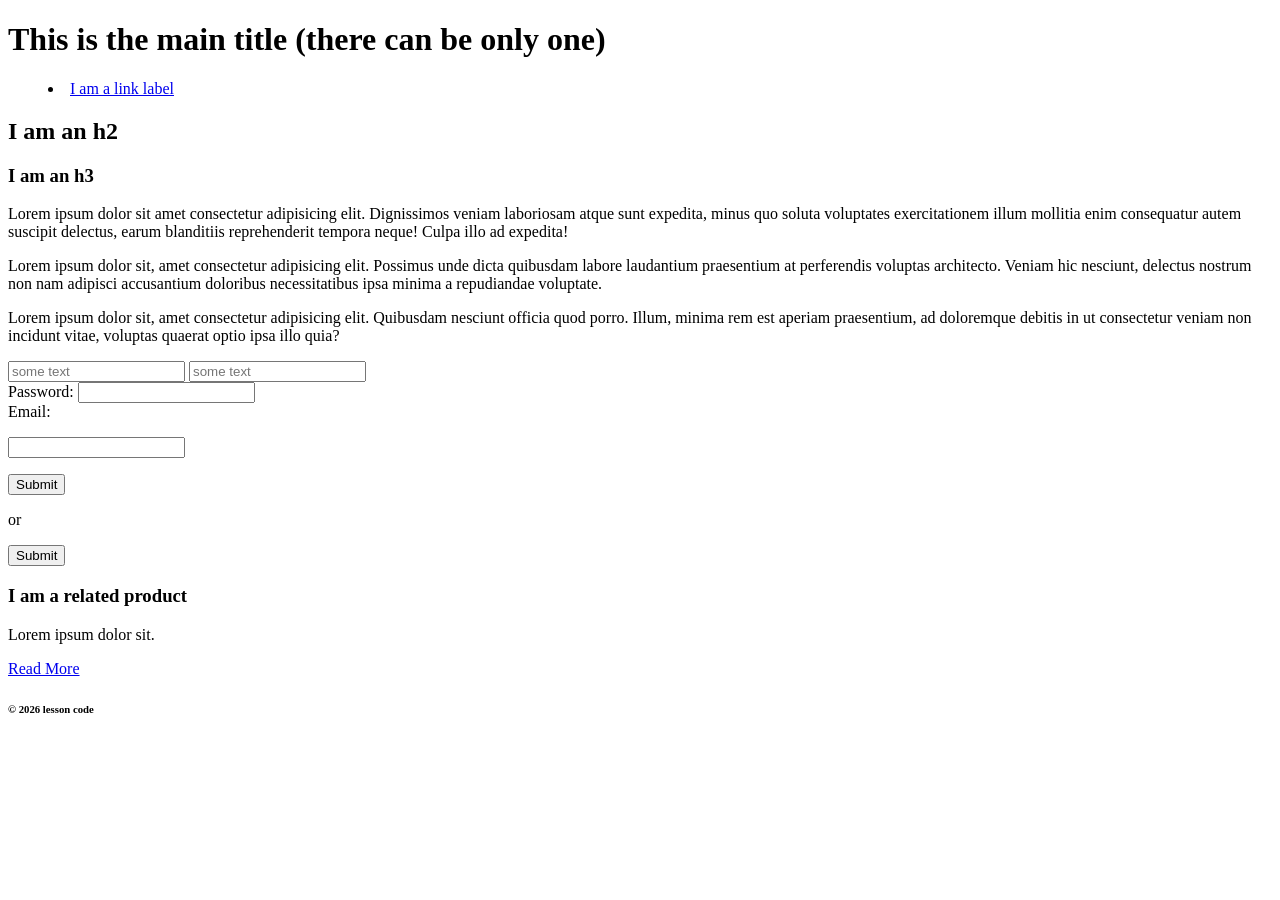
<file: index.html>
<!DOCTYPE html>
<html lang="en">
    <head>
        <!-- This is an html comment! Inside the head we add our metadata,
         links to CSS JS and fonts. -->
         <meta charset="utf-8">
         <meta name="viewport" content="width=device-width, initial-scale=1.0">
         <title>Week 1 Learning HTML</title>
         <meta name="description" content="This week we are looking at the basic HTML structure">
         <meta name="robots" content="nofollow, noindex">
    </head>
    <!-- everything in the body is visible to the user -->
<body>
    <header>
        <h1>This is the main title (there can be only one)</h1>
        <nav>
            <menu>
            <li>
                <a href="index.html">I am a link label</a>
            </li>
            </menu>       
        </nav>
    </header>
    <main>
        <section>
            <h2>I am an h2</h2>
            <div>
                <h3>I am an h3</h3>
                <p>Lorem ipsum dolor sit amet consectetur adipisicing elit. Dignissimos veniam laboriosam atque sunt expedita, minus quo soluta voluptates exercitationem illum mollitia enim consequatur autem suscipit delectus, earum blanditiis reprehenderit tempora neque! Culpa illo ad expedita!</p>
                <p class="class">Lorem ipsum dolor sit, amet consectetur adipisicing elit. Possimus unde dicta quibusdam labore laudantium praesentium at perferendis voluptas architecto. Veniam hic nesciunt, delectus nostrum non nam adipisci accusantium doloribus necessitatibus ipsa minima a repudiandae voluptate.</p>
                <p id="class">Lorem ipsum dolor sit, amet consectetur adipisicing elit. Quibusdam nesciunt officia quod porro. Illum, minima rem est aperiam praesentium, ad doloremque debitis in ut consectetur veniam non incidunt vitae, voluptas quaerat optio ipsa illo quia?</p>
            </div>
        </section>
        <section>
            <form method="post" action="somefile.php">
                <!-- notice the layout of the 1st 2-->
                <input type="text" placeholder="some text" required>
                <input type="text" placeholder="some text" required>
                <br><!-- this is really the only time to use a br -->
                <label>Password:</label>
                <input type="password">
                <br>
                <label>Email:</label>
                <p><input type="email"></p>
                <button type="submit">Submit</button>
                <p>or</p>
                <input type="submit">
            </form>
        </section>
    </main>
    <aside>
        <article>
            <h3>I am a related product</h3>
            <p>Lorem ipsum dolor sit.</p>
            <a href="#">Read More</a>
        </article>
    </aside>
    <footer>
        <h6>&copy; 2026 lesson code</h6>
    </footer>
</body>
</html>
</file>
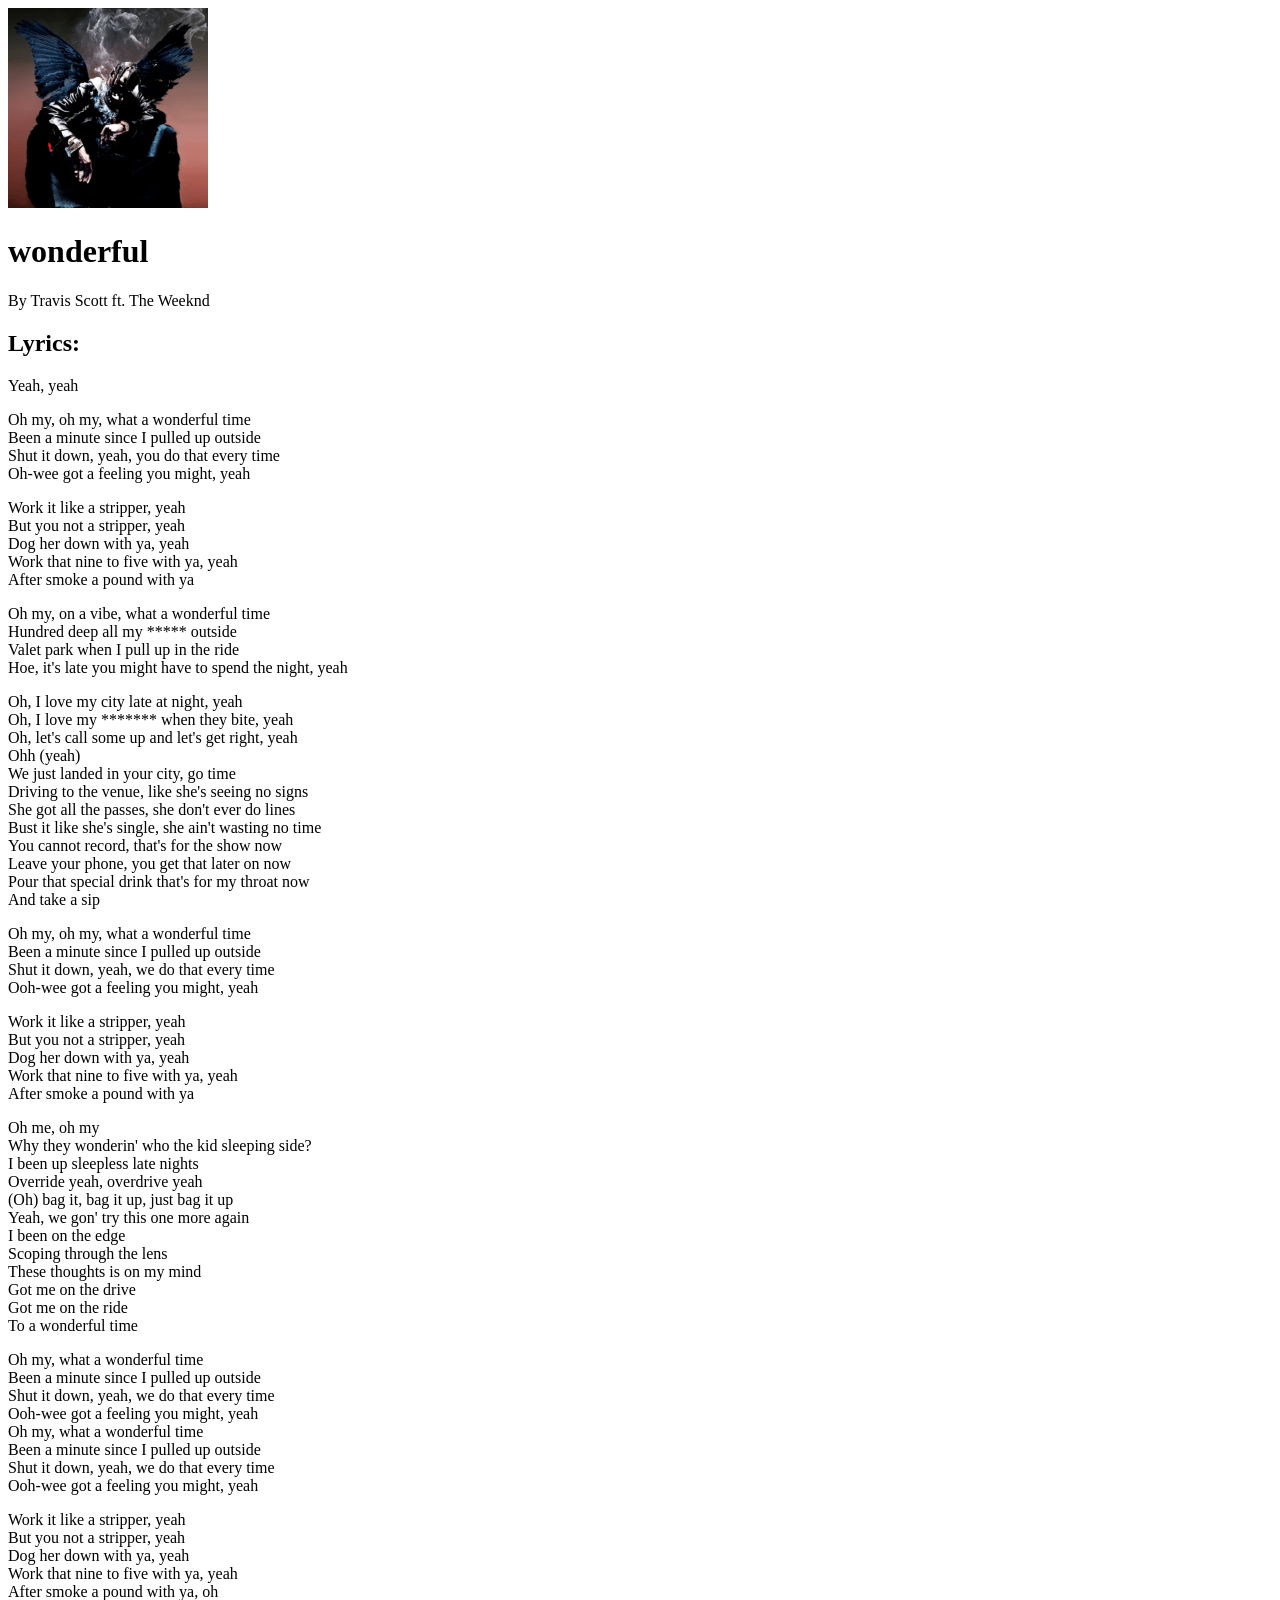
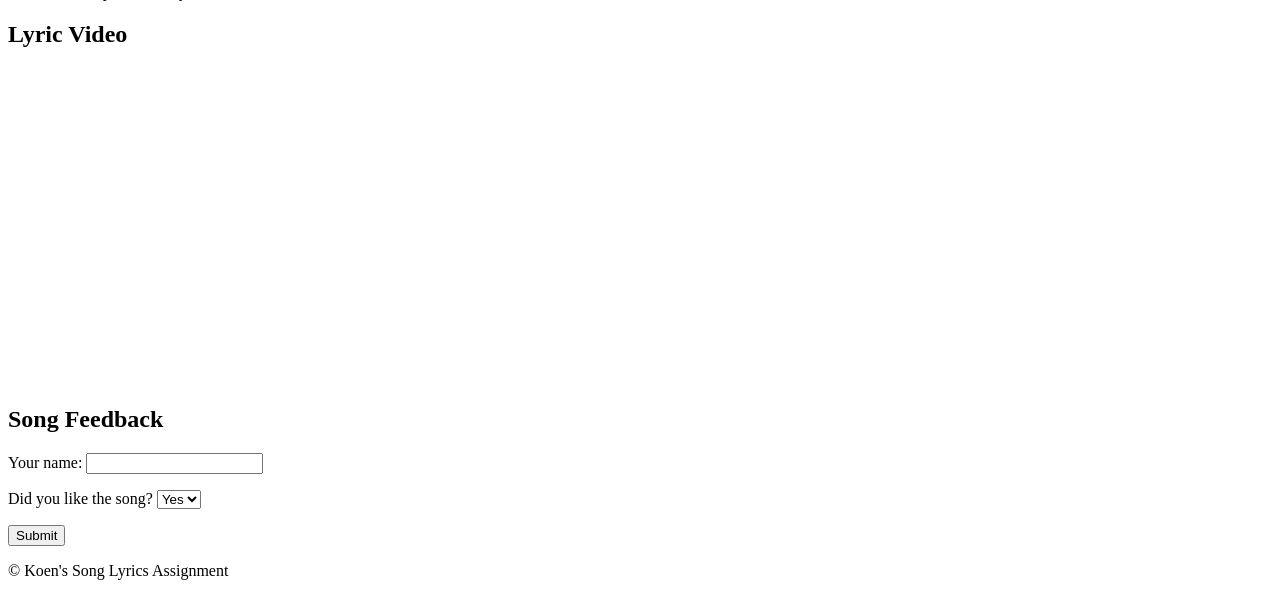
<file: assignment-one/index.html>
<!DOCTYPE html>
<html lang="en">
    <head>
        <!-- this area is for meta data such as the fonts, decription and title-->
        <meta charset="utf-8">
        <meta name="viewport" content="width=device-width, initial-scale=1.0">
        <title>Assignment One - Song Lyrics</title>
        <meta name = "description" content="One of my favourite song's lyrics">
        <meta name = "robots" content="nofollow, noindex">
    </head>
    <body>

    <!-- the body is where the stuff actually visible on the html is-->
        <header>
            <img src="./images/biebsinthetrapsingmcknight.png" alt="album cover for wonderful by travis scott" width="200">
            <h1>wonderful</h1>
            <p>By Travis Scott ft. The Weeknd
                
            </p>
            </header>
            <main>
                <section>
                    <h2>Lyrics:</h2>
                    <div>
                        <!-- in the lyrics some swear words i censored with *** -->
                        <p>Yeah, yeah</p>
                        <p> 
                            <!-- right here is where i found i can select multiple rows of code and press tab to move it all over and organize better-->
                            Oh my, oh my, what a wonderful time<br>
                            Been a minute since I pulled up outside<br>
                            Shut it down, yeah, you do that every time<br>
                            Oh-wee got a feeling you might, yeah<br>
                            </p>
                            <p>
                            Work it like a stripper, yeah<br>
                            But you not a stripper, yeah<br>
                            Dog her down with ya, yeah<br>
                            Work that nine to five with ya, yeah<br>
                            After smoke a pound with ya<br>
                            </p>
                            <p>
                            Oh my, on a vibe, what a wonderful time<br>
                            Hundred deep all my ***** outside<br>
                            Valet park when I pull up in the ride<br>
                            Hoe, it's late you might have to spend the night, yeah<br>
                            </p>
                            <p>
                            <!-- the weeknd comes in here-->
                            Oh, I love my city late at night, yeah<br>
                            Oh, I love my ******* when they bite, yeah<br>
                            Oh, let's call some up and let's get right, yeah<br>
                            Ohh (yeah)<br>
                            We just landed in your city, go time<br>
                            Driving to the venue, like she's seeing no signs<br>
                            She got all the passes, she don't ever do lines<br>
                            Bust it like she's single, she ain't wasting no time<br>
                            You cannot record, that's for the show now<br>
                            Leave your phone, you get that later on now<br>
                            Pour that special drink that's for my throat now<br>
                            And take a sip<br>
                            </p>
                            <p>
                            Oh my, oh my, what a wonderful time<br>
                            Been a minute since I pulled up outside<br>
                            Shut it down, yeah, we do that every time<br>
                            Ooh-wee got a feeling you might, yeah<br>
                            </p>
                            <p>
                            Work it like a stripper, yeah<br>
                            But you not a stripper, yeah<br>
                            Dog her down with ya, yeah<br>
                            Work that nine to five with ya, yeah<br>
                            After smoke a pound with ya<br>
                            </p>
                            <p>
                            Oh me, oh my<br>
                            Why they wonderin' who the kid sleeping side?<br>
                            I been up sleepless late nights<br>
                            Override yeah, overdrive yeah<br>
                            (Oh) bag it, bag it up, just bag it up<br>
                            Yeah, we gon' try this one more again<br>
                            I been on the edge<br>
                            Scoping through the lens<br>
                            These thoughts is on my mind<br>
                            Got me on the drive<br>
                            Got me on the ride<br>
                            To a wonderful time<br>
                            </p>
                            <p>
                            Oh my, what a wonderful time<br>
                            Been a minute since I pulled up outside<br>
                            Shut it down, yeah, we do that every time<br>
                            Ooh-wee got a feeling you might, yeah<br>
                            Oh my, what a wonderful time<br>
                            Been a minute since I pulled up outside<br>
                            Shut it down, yeah, we do that every time<br>
                            Ooh-wee got a feeling you might, yeah<br>
                            </p>
                            <p>
                            Work it like a stripper, yeah<br>
                            But you not a stripper, yeah<br>
                            Dog her down with ya, yeah<br>
                            Work that nine to five with ya, yeah<br>
                            After smoke a pound with ya, oh</p>
                    </div>
                </section>
                <h2>Lyric Video</h2>
                <iframe width="560" height="315" src="https://www.youtube.com/embed/S98uroqXJHA?si=XOqu-GdDPr7tmR6u" title="YouTube video player" frameborder="0" allow="accelerometer; autoplay; clipboard-write; encrypted-media; gyroscope; picture-in-picture; web-share" referrerpolicy="strict-origin-when-cross-origin" allowfullscreen></iframe>
            </main>
            <section>
                <h2>Song Feedback</h2>
                    <form>
                        <label for="listener-name">Your name:</label>
                        <input type="text" id="listener-name" name="listener-name">
                    <p>
                        <label for="rating">Did you like the song?</label>
                        <select id="rating" name="rating">
                            <option value="yes">Yes</option>
                            <option value="no">No</option>
                        </select>
                    </p>
                        <button type="submit">Submit</button>
                    </form>
            </section>
            <footer>
                <p>&copy; Koen's Song Lyrics Assignment</p>
            </footer>
    </body>
</html>
</file>
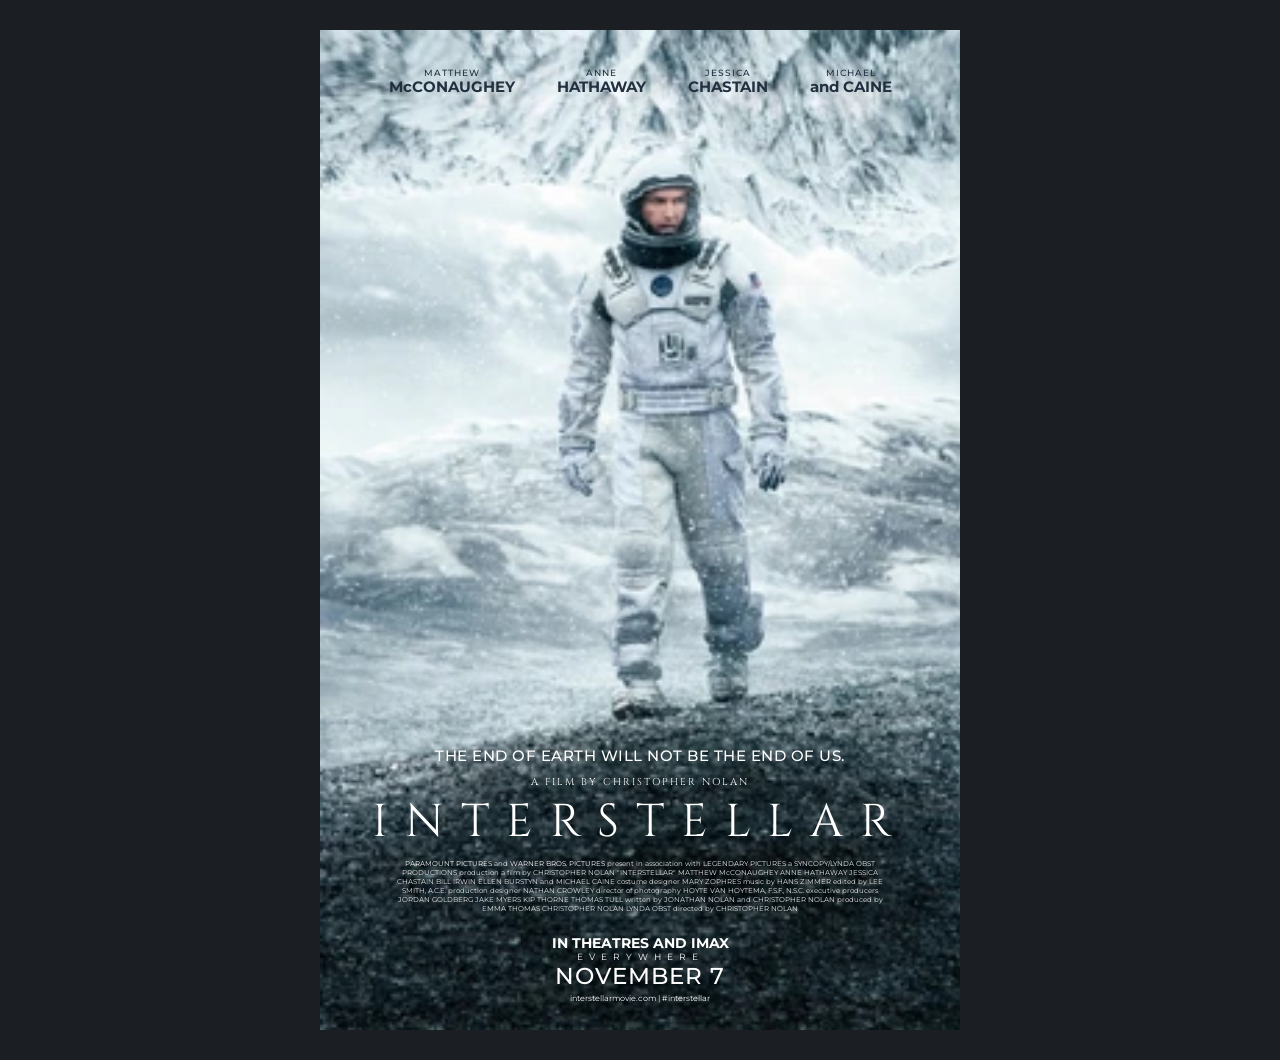
<file: assignment-three/index.html>
<!DOCTYPE html>
<html lang="en">
    <head>
        <!-- the heads for meta datas-->
        <meta charset="utf-8">
        <meta name="viewport" content="width=device-width, initial-scale=1.0">
        <title>Assignment Three - The Movie Poster</title>
        <meta name = "description" content="interstellar movie poster">
        <meta name = "robots" content="nofollow, noindex">
        <!--  fonts that look like the ones in the poster-->
        <link rel="stylesheet" href="https://fonts.googleapis.com/css?family=Montserrat:400,500,700">
        <link rel="stylesheet" href="https://fonts.googleapis.com/css?family=Cinzel">
        <link rel="stylesheet" href="css/style.css">
    </head>
    <body>

    <!-- entire poster-->
        <div class="poster">

            <!-- the actors and actresses names at the top of the poster who starred-->
            <header>
                <div class="actor">
                    <p class="first">MATTHEW</p>
                    <p class="last">McCONAUGHEY</p>
                </div>
                <div class="actor">
                    <p class="first">ANNE</p>
                    <p class="last">HATHAWAY</p>
                </div>
                <div class="actor">
                    <p class="first">JESSICA</p>
                    <p class="last">CHASTAIN</p>
                </div>
                <div class="actor">
                    <p class="first">MICHAEL</p>
                    <p class="last">and CAINE</p>
                </div>
            </header>

            <!-- the main part of the poster at the bottom with the title and credits-->
            <main>
                <p class="tagline">THE END OF EARTH WILL NOT BE THE END OF US.</p>
                <p class="film-by">A FILM BY CHRISTOPHER NOLAN</p>

                <!-- the hyper link in the title takes you to the trailer-->
                <h1><a href="https://www.youtube.com/watch?v=zSWdZVtXT7E">INTERSTELLAR</a></h1>

                <!-- the billing block is the credits text-->
                <section class="credits">
                    <!-- paramount and warner bros hyper link to their websites -->
                    <p>
                        <a href="https://www.paramount.com">PARAMOUNT PICTURES</a> and <a href="https://www.warnerbros.com">WARNER BROS. PICTURES</a> present
                        in association with LEGENDARY PICTURES a SYNCOPY/LYNDA OBST PRODUCTIONS production
                        a film by CHRISTOPHER NOLAN "INTERSTELLAR" MATTHEW McCONAUGHEY ANNE HATHAWAY
                        JESSICA CHASTAIN BILL IRWIN ELLEN BURSTYN and MICHAEL CAINE costume designer MARY ZOPHRES
                        music by HANS ZIMMER edited by LEE SMITH, A.C.E. production designer NATHAN CROWLEY
                        director of photography HOYTE VAN HOYTEMA, F.S.F., N.S.C.
                        executive producers JORDAN GOLDBERG JAKE MYERS KIP THORNE THOMAS TULL
                        written by JONATHAN NOLAN and CHRISTOPHER NOLAN produced by EMMA THOMAS CHRISTOPHER NOLAN LYNDA OBST
                        directed by CHRISTOPHER NOLAN
                    </p>
                </section>
            </main>

            <!-- release info at the very bottom-->
            <footer>
                <p class="theatres">IN THEATRES AND IMAX</p>
                <p class="everywhere">EVERYWHERE</p>
                <p class="date">NOVEMBER 7</p>
                <p class="website">interstellarmovie.com | #interstellar</p>
            </footer>

        </div>
    </body>
</html>
</file>
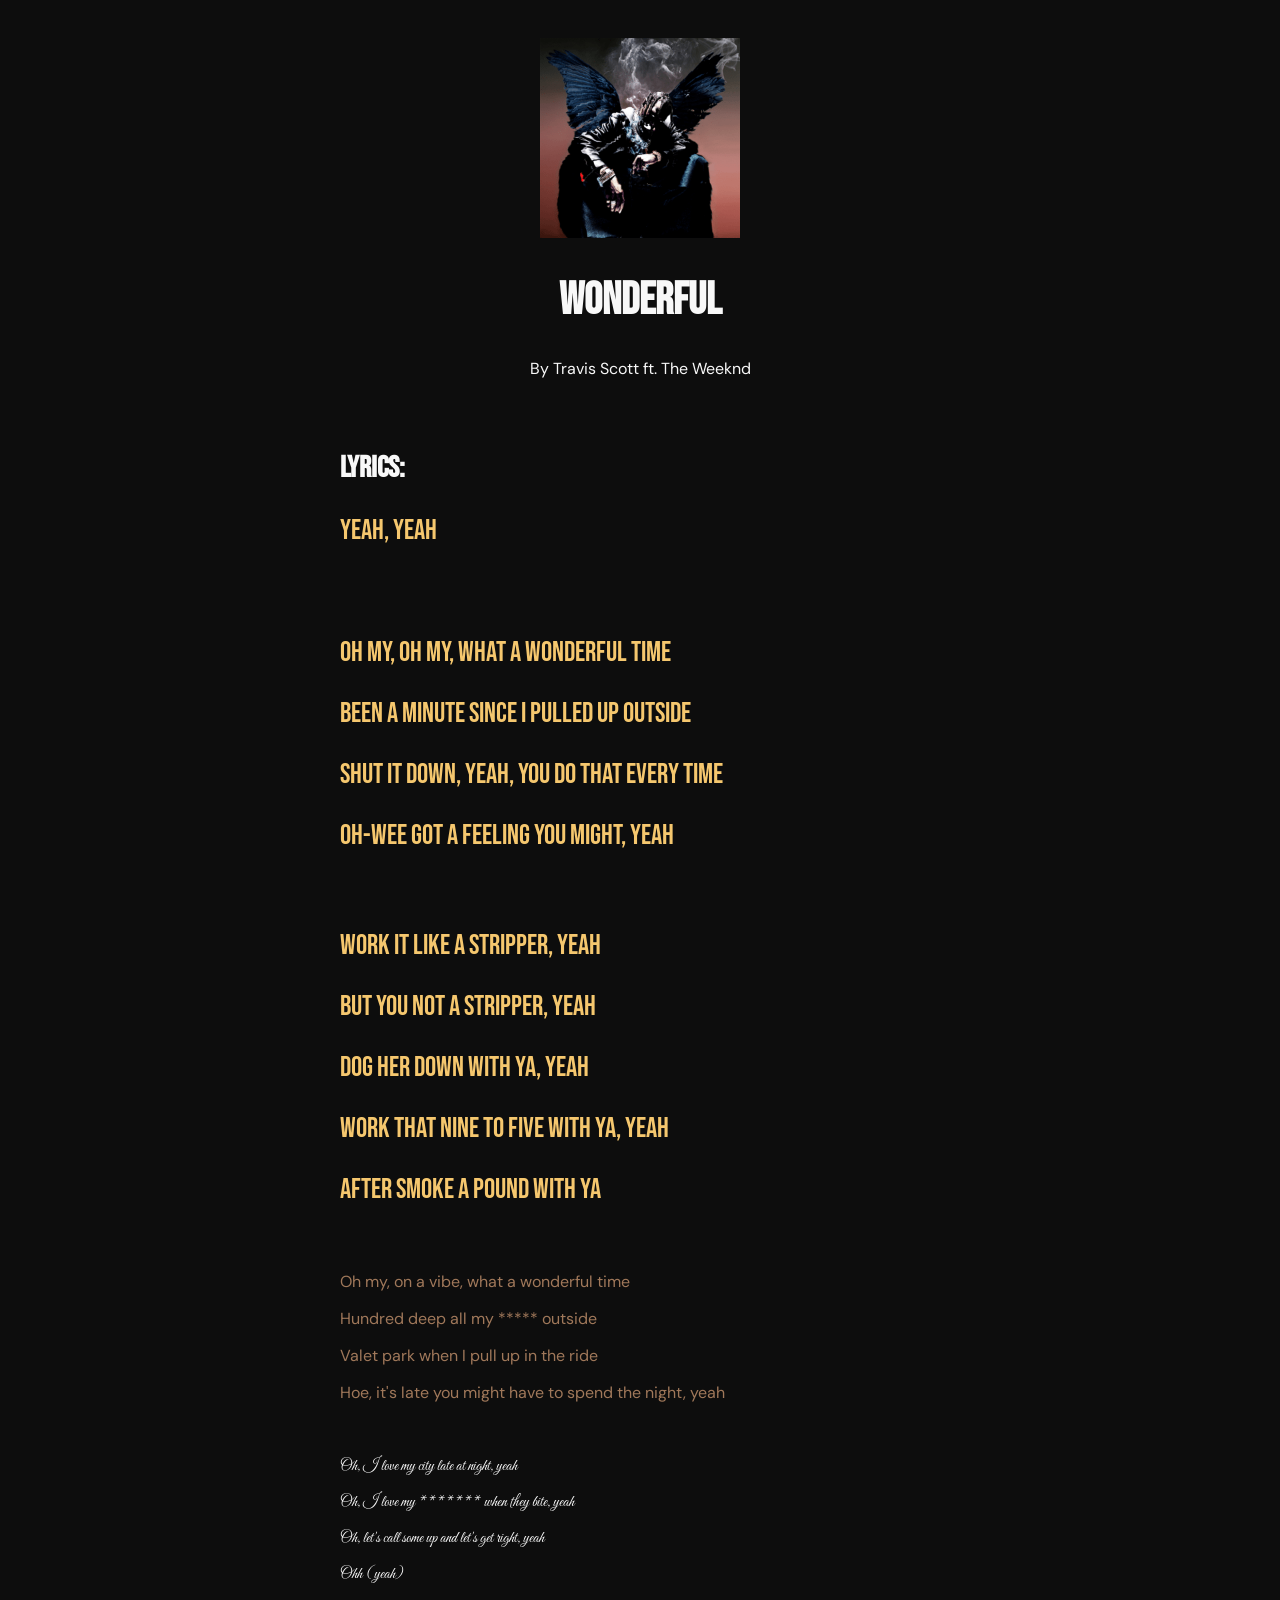
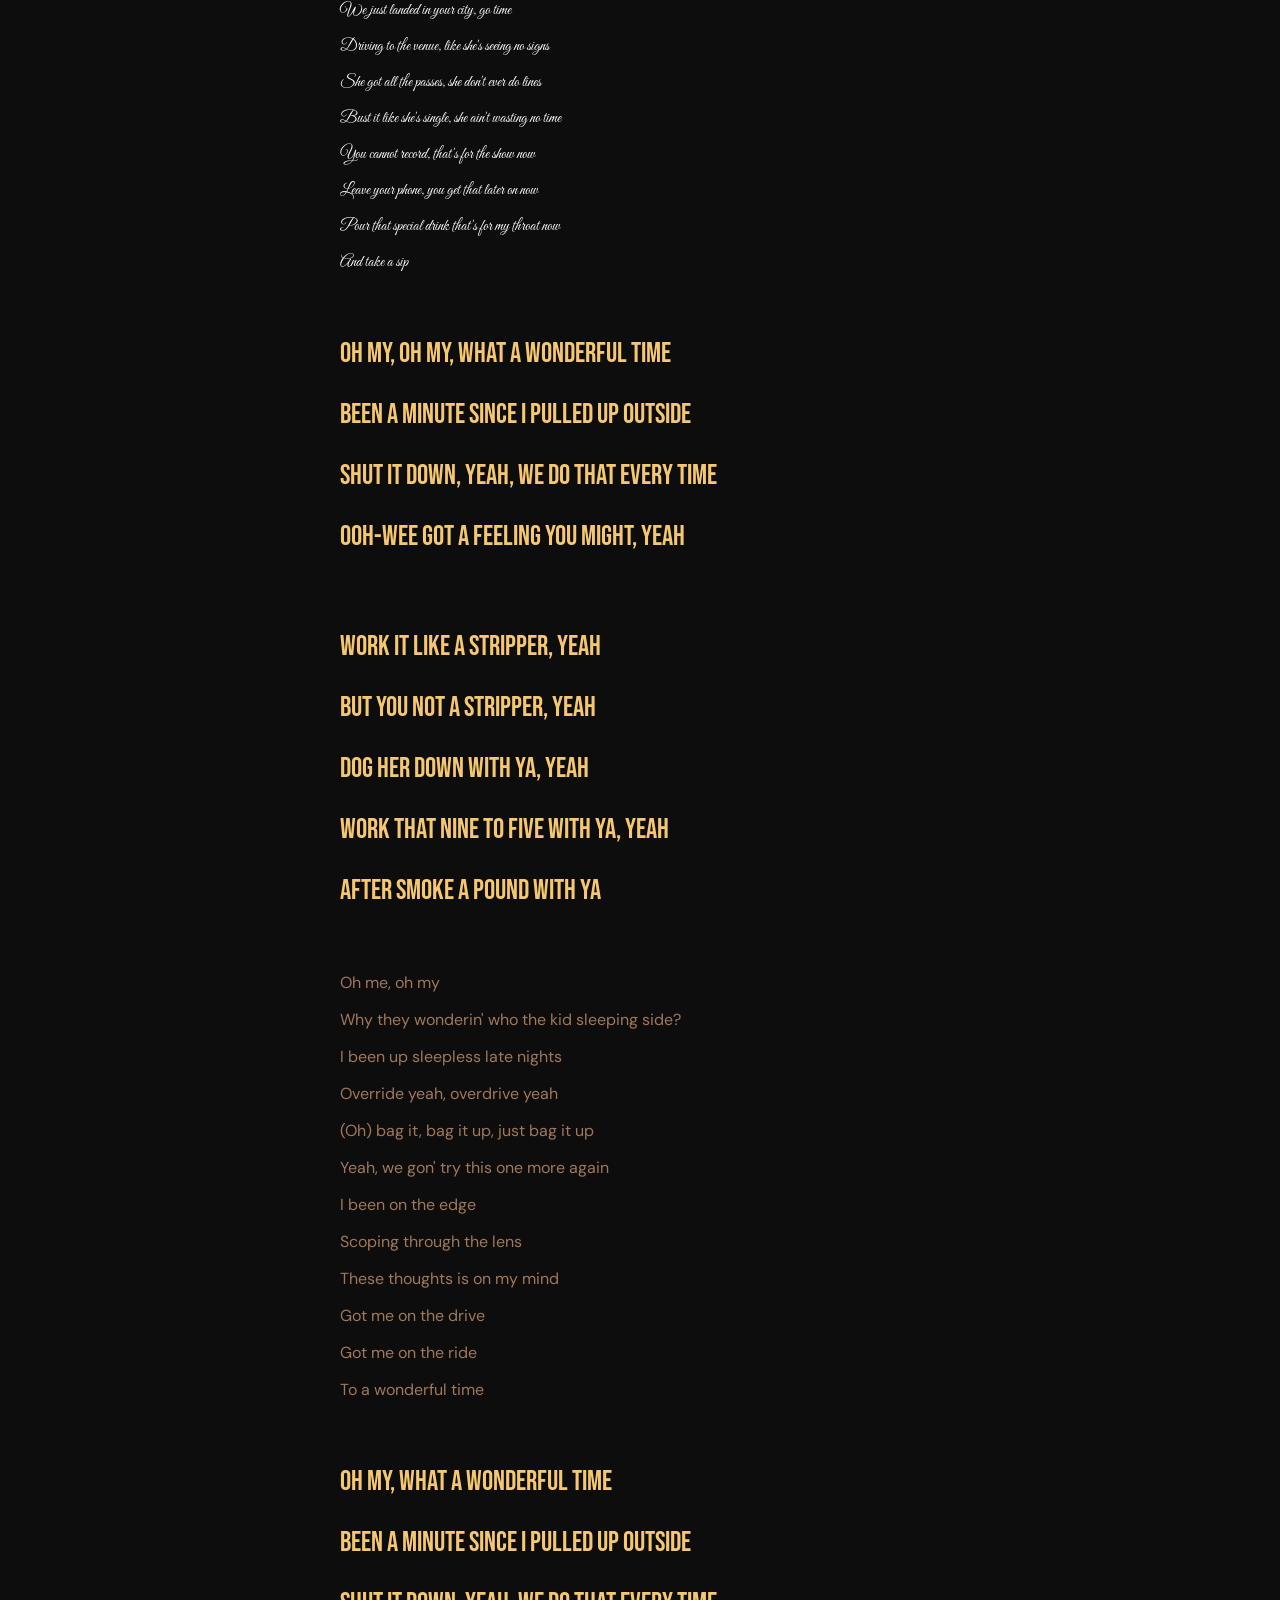
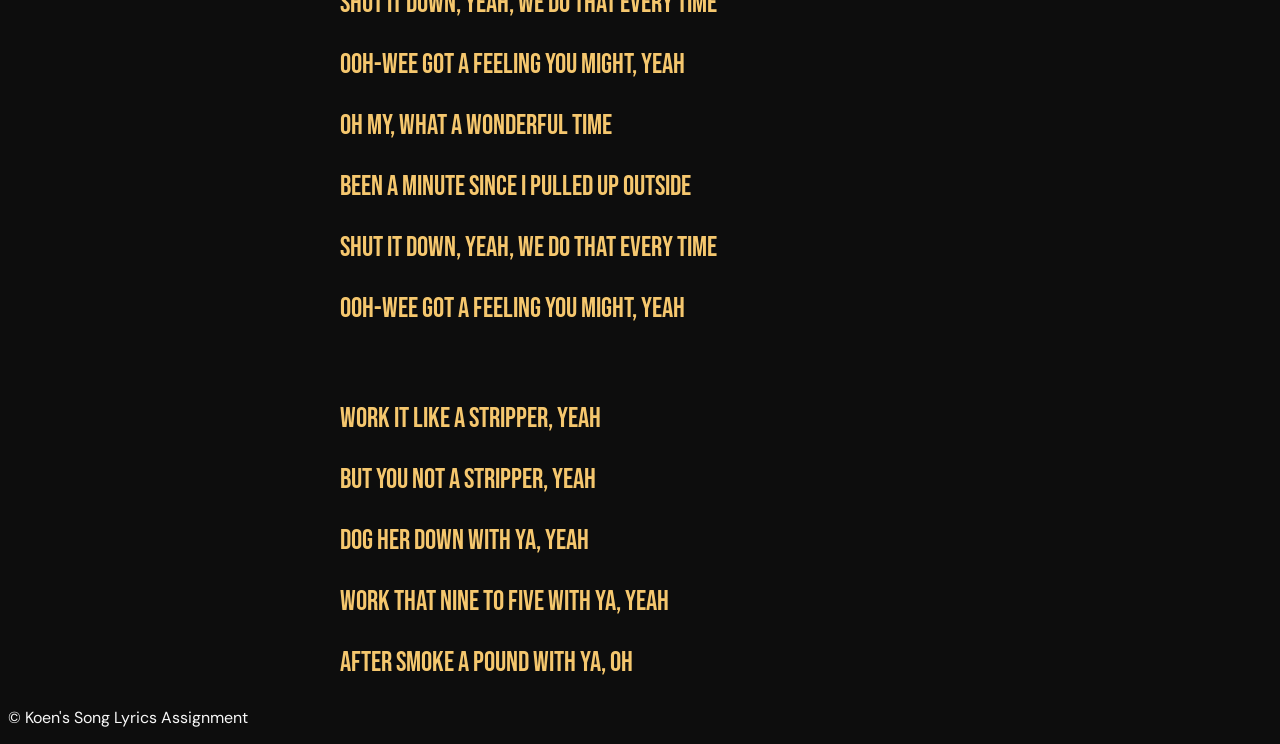
<file: assignment-two/index.html>
<!DOCTYPE html>
<html lang="en">
    <head>
        <meta charset="utf-8">
        <meta name="viewport" content="width=device-width, initial-scale=1.0">
        <title>Assignment Two - what the font</title>
        <meta name = "description" content="One of my favourite song's lyrics">
        <meta name = "robots" content="nofollow, noindex">
        <link rel="stylesheet" href="https://fonts.googleapis.com/css?family=Bebas+Neue">
        <link rel="stylesheet" href="https://fonts.googleapis.com/css?family=DM+Sans">
        <link rel="stylesheet" href="https://fonts.googleapis.com/css?family=Great+Vibes">
        <link rel="stylesheet" href="css/style.css">
    </head>
    <body>
        <header>
            <img src="./images/biebsinthetrapsingmcknight.png" alt="album cover for wonderful by travis scott" width="200">
            <h1>wonderful</h1>
            <p>By Travis Scott ft. The Weeknd

            </p>
        </header>
        <main>
            <section>
                <h2>Lyrics:</h2>
                <div>
                      <div class="chorus">
                    <p>Yeah, yeah</p>
                    <br>

                        <p>Oh my, oh my, what a wonderful time</p>
                        <p>Been a minute since I pulled up outside</p>
                        <p>Shut it down, yeah, you do that every time</p>
                        <p>Oh-wee got a feeling you might, yeah</p>
                    </div>
                    <br>

                    <div class="chorus">
                        <p>Work it like a stripper, yeah</p>
                        <p>But you not a stripper, yeah</p>
                        <p>Dog her down with ya, yeah</p>
                        <p>Work that nine to five with ya, yeah</p>
                        <p>After smoke a pound with ya</p>
                    </div>
                    <br>

                    <div class="verse1">
                        <p>Oh my, on a vibe, what a wonderful time</p>
                        <p>Hundred deep all my ***** outside</p>
                        <p>Valet park when I pull up in the ride</p>
                        <p>Hoe, it's late you might have to spend the night, yeah</p>
                    </div>
                    <br>

                    <div class="verse2">
                        <p>Oh, I love my city late at night, yeah</p>
                        <p>Oh, I love my ******* when they bite, yeah</p>
                        <p>Oh, let's call some up and let's get right, yeah</p>
                        <p>Ohh (yeah)</p>
                        <p>We just landed in your city, go time</p>
                        <p>Driving to the venue, like she's seeing no signs</p>
                        <p>She got all the passes, she don't ever do lines</p>
                        <p>Bust it like she's single, she ain't wasting no time</p>
                        <p>You cannot record, that's for the show now</p>
                        <p>Leave your phone, you get that later on now</p>
                        <p>Pour that special drink that's for my throat now</p>
                        <p>And take a sip</p>
                    </div>
                    <br>

                    <div class="chorus">
                        <p>Oh my, oh my, what a wonderful time</p>
                        <p>Been a minute since I pulled up outside</p>
                        <p>Shut it down, yeah, we do that every time</p>
                        <p>Ooh-wee got a feeling you might, yeah</p>
                    </div>
                    <br>

                    <div class="chorus">
                        <p>Work it like a stripper, yeah</p>
                        <p>But you not a stripper, yeah</p>
                        <p>Dog her down with ya, yeah</p>
                        <p>Work that nine to five with ya, yeah</p>
                        <p>After smoke a pound with ya</p>
                    </div>
                    <br>

                    <div class="verse3">
                        <p>Oh me, oh my</p>
                        <p>Why they wonderin' who the kid sleeping side?</p>
                        <p>I  been up sleepless late nights</p>
                        <p>Override yeah, overdrive yeah</p>
                        <p>(Oh) bag it, bag it up, just bag it up</p>
                        <p>Yeah, we gon' try this one more again</p>
                        <p>I been on the edge</p>
                        <p>Scoping through the lens</p>
                        <p>These thoughts is on my mind</p>
                        <p>Got me on the drive</p>
                        <p>Got me on the ride</p>
                        <p>To a wonderful time</p>
                    </div>
                    <br>

                    <div class="chorus">
                        <p>Oh my, what a wonderful time</p>
                        <p>Been a minute since I pulled up outside</p>
                        <p>Shut it down, yeah, we do that every time</p>
                        <p>Ooh-wee got a feeling you might, yeah</p>
                        <p>Oh my, what a wonderful time</p>
                        <p>Been a minute since I pulled up outside</p>
                        <p>Shut it down, yeah, we do that every time</p>
                        <p>Ooh-wee got a feeling you might, yeah</p>
                    </div>
                    <br>

                    <div class="chorus">
                        <p>Work it like a stripper, yeah</p>
                        <p>But you not a stripper, yeah</p>
                        <p>Dog her down with ya, yeah</p>
                        <p>Work that nine to five with ya, yeah</p>
                        <p>After smoke a pound with ya, oh</p>
                    </div>
                </div>
            </section>
        </main>
        <footer>
            <p>&copy; Koen's Song Lyrics Assignment</p>
        </footer>
    </body>
</html>
</file>
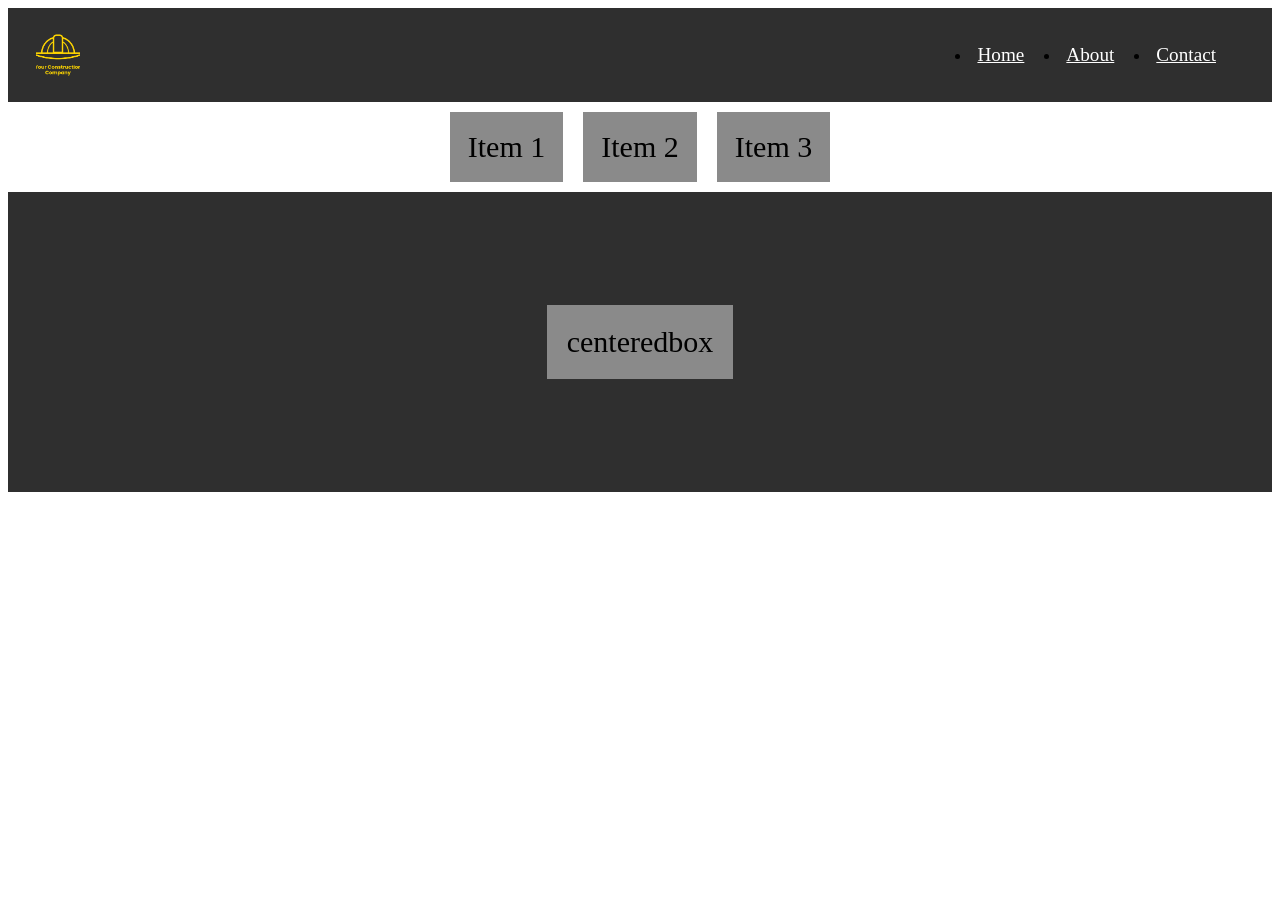
<file: Lab3/index.html>
<!DOCTYPE html>
<html lang="en">
<head>
    <meta charset="UTF-8">
    <meta name="viewport" content="width=device-width, initial-scale=1.0">
    <title>Lab 3 Flexbox</title>
    <link rel="stylesheet" href="style.css">
</head>
<body>
     <header>

<nav class="menu">
       <img class="logo" src="../Lab3/img/logo.png" alt="logo for page">
    <nav class="menu">
        <li><a href="#">Home</a></li>
        <li><a href="#">About</a></li>
        <li><a href="#">Contact</a></li>
    </nav>
</nav>
  </header>
           
    </section>
     
    <section class="container">
        <div class="item item1">Item 1</div>
        <div class="item item2">Item 2</div>
        <div class="item item3">Item 3</div>
      
    </section>

    <section class="center-section">
        <div class="center-box">centeredbox</div>
</section>
 
   
</body>
</html>
</file>
<file: assignment-three/css/style.css>
/* dark page behind the poster so the poster stands out */
body {
    margin: 0;
    padding: 30px 0;
    background-color: #1b1e22;
}


p,
h1 {
    margin: 0;
}

/* i made the hyper links white so it doesnt appear differently on the poster.*/
a {
    color: #ffffff;
    text-decoration: none;
}

/* poster image without text centred on the page */

.poster {
    width: 640px;
    height: 1000px;
    margin: 0 auto;
    background-image: url("../images/background.png");
    background-size: cover;
    display: flex;
    flex-direction: column;
    text-align: center;
    color: #ffffff;
}

/* the actors sit in a row */
header {
    display: flex;
    justify-content: center;
    gap: 42px;
    padding-top: 38px;
    color: #22303f;
    font-family: "Montserrat", sans-serif;
    line-height: 1;
}

.first {
    font-size: 9px;
    font-weight: 500;
    letter-spacing: 1px;
    margin-bottom: 2px;
}

.last {
    font-size: 15px;
    font-weight: 700;
}

main {
    margin-top: auto;
}

.tagline {
    font-family: "Montserrat", sans-serif;
    font-size: 15px;
    font-weight: 500;
    letter-spacing: 0.5px;
}

.film-by {
    margin-top: 10px;
    font-family: "Cinzel", serif;
    font-size: 10px;
    letter-spacing: 2px;
}

/* big spaced title out */
h1 {
    margin-top: 6px;
    font-family: "Cinzel", serif;
    font-size: 46px;
    font-weight: 400;
    letter-spacing: 17px;
    line-height: 1.2;
}

/* credits paragraph */
.credits {
    width: 500px;
    margin: 8px auto 0;
    font-family: "Montserrat", sans-serif;
    font-size: 7px;
    line-height: 1.3;
    color: #e8e9eb;
}

/* all the info at the bottom */

footer {
    padding: 22px 0 26px;
    font-family: "Montserrat", sans-serif;
    line-height: 1.2;
}

.theatres {
    font-size: 14px;
    font-weight: 700;
}

.everywhere {
    font-size: 9px;
    letter-spacing: 6px;
}

.date {
    font-size: 23px;
    font-weight: 500;
    letter-spacing: 1px;
}

.website {
    margin-top: 4px;
    font-size: 8px;
}
</file>
<file: assignment-two/css/style.css>
body {
    background-color: #0d0d0d;
    color: #f8f8f8;
    font-family: 'DM Sans', sans-serif;
    /* i put a dark background to match the album cover and mood of the song */
}

.chorus {
    font-family: 'Bebas Neue', sans-serif;
    font-size: 28px;
    color: #f5c76e;
    /* gave the chorus a thicker font and made it yellow to highlight it more and like make it pop cause its the main part of the song */
}

.verse1 {
    font-family: 'DM Sans', sans-serif;
    color: #a0785a;

}

.verse2 {
    font-family: 'Great Vibes', cursive;
    /* cursive font because this verse the weeknd sings and it feels like very eloquent i guess */
  
}


.verse3 {
    font-family: 'DM Sans', sans-serif;
    color: #a0785a;
    /* for verse 1 and 3 i did a brown basic looking font because travis scott is known for having a brown lambo and it shows hes the one rapping in these verses */
}

header {
    text-align: center;
    padding: 30px;
    /* this centers the album cover and title and artist  */
}

h1 {
    font-family: 'Bebas Neue', sans-serif;
    font-size: 45px;
}

h2 {
    font-family: 'Bebas Neue', sans-serif;
    font-size: 30px;
}
/* both h1 and h2 are same thick font to makr it pop*/

main {
    align-items: center;
    max-width: 600px;
    /* keeps lyrics in the middle */
    margin: auto;
}
</file>
<file: Lab3/style.css>
.container{
    display: flex;
    justify-content: center;

}
.item{
    background-color: #8a8a8a;
    padding: 18px;
    margin: 10px;
    text-align: center;
    font-size: 30px;
}


.center-section {
    display: flex;
    justify-content: center;
    align-items: center;

    height: 300px;
    background-color: #2f2f2f;
}
.center-box {
    background-color: #8a8a8a;
    padding: 20px;
    font-size: 30px;
}
.menu {
    display: flex;
    gap: 20px;
    justify-content: space-between;
    align-items: center;
    background-color: #2f2f2f;
    padding: 18px 28px;
}

.menu a{
  color: #ffffff;
  font-size: 1.2rem
}
.logo {
    color: white;
    font-size: 24px;
    height: 44px;
    width: 44px;

    object-fit: cover;
    font-weight: bold;
}
</file>
